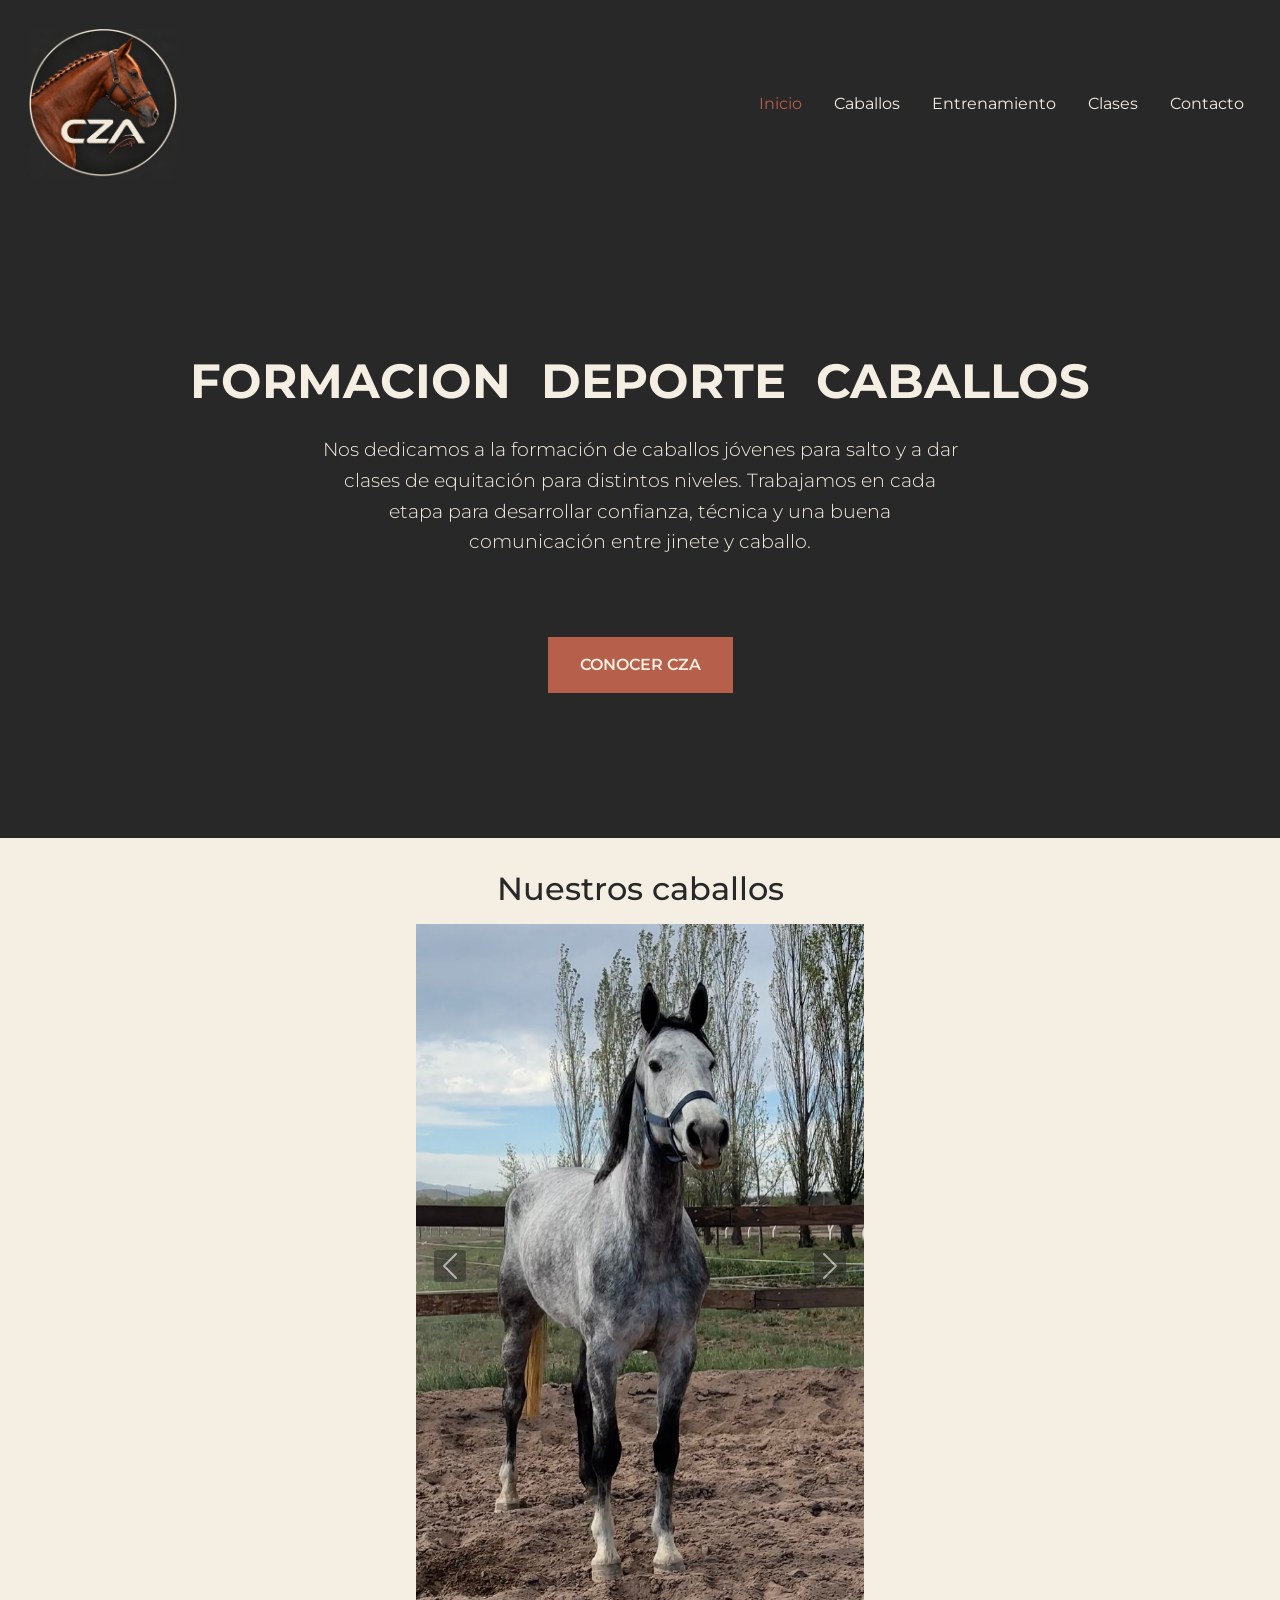
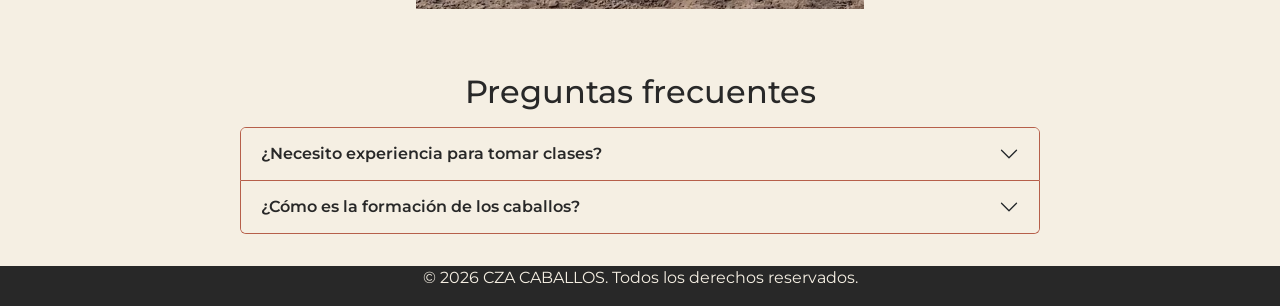
<file: index.html>
<!DOCTYPE html>
<html lang="es">
<head>
    <meta charset="UTF-8">
    <meta name="viewport" content="width=device-width, initial-scale=1.0">
    <title>CZA CABALLOS</title>

    <!-- Primero cargamos los estilos de Bootstrap -->
    <link
        href="https://cdn.jsdelivr.net/npm/bootstrap@5.3.8/dist/css/bootstrap.min.css"
        rel="stylesheet"
        integrity="sha384-sRIl4kxILFvY47J16cr9ZwB07vP4J8+LH7qKQnuqkuIAvNWLzeN8tE5YBujZqJLB"
        crossorigin="anonymous">

    <!-- Después cargamos nuestros estilos para personalizar el sitio -->
    <link rel="stylesheet" href="./Styles/Styles.css">
</head>
<body class="inicio">

    <header>
    <nav class="navbar navbar-expand-lg w-100" data-bs-theme="dark">
        <div class="container-fluid">

            <a class="navbar-brand" href="./index.html">
                <img
                    src="./IMAGENES/D2CE9038-14D4-47EE-8F7A-A4907A06E8D1.PNG"
                    alt="CZA Caballos"
                >
            </a>

            <button
                class="navbar-toggler"
                type="button"
                data-bs-toggle="collapse"
                data-bs-target="#menuCZA"
                aria-controls="menuCZA"
                aria-expanded="false"
                aria-label="Abrir o cerrar menú"
            >
                <span class="navbar-toggler-icon"></span>
            </button>

            <div class="collapse navbar-collapse" id="menuCZA">
                <ul class="navbar-nav ms-auto">
                    <li class="nav-item">
                        <a class="nav-link active" aria-current="page"
                           href="./index.html">Inicio</a>
                    </li>
                    <li class="nav-item">
                        <a class="nav-link"
                           href="./PAGES/caballos.html">Caballos</a>
                    </li>
                    <li class="nav-item">
                        <a class="nav-link"
                           href="./PAGES/entrenamiento.html">Entrenamiento</a>
                    </li>
                    <li class="nav-item">
                        <a class="nav-link"
                           href="./PAGES/clases.html">Clases</a>
                    </li>
                    <li class="nav-item">
                        <a class="nav-link"
                           href="./PAGES/contacto.html">Contacto</a>
                    </li>
                </ul>
            </div>

        </div>
    </nav>
</header>

    <main>
        <section class="hero">
        <h1> FORMACION DEPORTE CABALLOS</h1>
        <p>
            Nos dedicamos a la formación de caballos jóvenes para salto
            y a dar clases de equitación para distintos niveles.
            Trabajamos en cada etapa para desarrollar confianza,
            técnica y una buena comunicación entre jinete y caballo.
        </p>
    
        <a href="./PAGES/caballos.html" class="button">CONOCER CZA</a>
        </section>
       <!-- GALERÍA: componente Carousel de Bootstrap -->
<section class="galeria-inicio">
    <h2>Nuestros caballos</h2>

    <!-- Contenedor del carrusel -->
    <div id="carruselCaballos" class="carousel slide">

        <div class="carousel-inner">

            <!-- Primera foto: active la hace visible al ingresar -->
            <div class="carousel-item active">
                <img
                    src="./IMAGENES/dakota.jpg"
                    class="d-block w-100"
                    alt="LB Dolce Dakota">
            </div>

            <!-- Segunda foto -->
            <div class="carousel-item">
                <img
                    src="./IMAGENES/LB BALOURINA.png"
                    class="d-block w-100"
                    alt="La Blanca Balourina">
            </div>

        </div>

        <!-- Flecha para retroceder -->
        <button
            class="carousel-control-prev"
            type="button"
            data-bs-target="#carruselCaballos"
            data-bs-slide="prev">
            <span class="carousel-control-prev-icon"
                  aria-hidden="true"></span>
            <span class="visually-hidden">Anterior</span>
        </button>

        <!-- Flecha para avanzar -->
        <button
            class="carousel-control-next"
            type="button"
            data-bs-target="#carruselCaballos"
            data-bs-slide="next">
            <span class="carousel-control-next-icon"
                  aria-hidden="true"></span>
            <span class="visually-hidden">Siguiente</span>
        </button>

    </div>
</section>
   <!-- PREGUNTAS FRECUENTES: acordeón de Bootstrap -->
<section class="preguntas-inicio">
    <h2>Preguntas frecuentes</h2>

    <div class="accordion" id="preguntasCZA">

        <!-- Primera pregunta -->
        <div class="accordion-item">
            <h3 class="accordion-header">
                <button class="accordion-button collapsed"
                        type="button"
                        data-bs-toggle="collapse"
                        data-bs-target="#respuestaClases"
                        aria-expanded="false"
                        aria-controls="respuestaClases">
                    ¿Necesito experiencia para tomar clases?
                </button>
            </h3>

            <div id="respuestaClases"
                 class="accordion-collapse collapse"
                 data-bs-parent="#preguntasCZA">
                <div class="accordion-body">
                    Ofrecemos clases para principiantes y jinetes
                    con experiencia, adaptadas al nivel de cada alumno.
                </div>
            </div>
        </div>

        <!-- Segunda pregunta -->
        <div class="accordion-item">
            <h3 class="accordion-header">
                <button class="accordion-button collapsed"
                        type="button"
                        data-bs-toggle="collapse"
                        data-bs-target="#respuestaFormacion"
                        aria-expanded="false"
                        aria-controls="respuestaFormacion">
                    ¿Cómo es la formación de los caballos?
                </button>
            </h3>

            <div id="respuestaFormacion"
                 class="accordion-collapse collapse"
                 data-bs-parent="#preguntasCZA">
                <div class="accordion-body">
                    Trabajamos de manera progresiva, respetando los
                    tiempos de aprendizaje y maduración de cada caballo.
                    Consolidamos cada etapa antes de avanzar hacia
                    nuevos desafíos.
                </div>
            </div>
        </div>

    </div>
</section>
       
    </main>

    <footer>
        <!-- COPYRIGHT. + ICONOS -->
         <p>© 2026 CZA CABALLOS. Todos los derechos reservados.</p>
    </footer>
    <script src="https://cdn.jsdelivr.net/npm/bootstrap@5.3.8/dist/js/bootstrap.bundle.min.js" integrity="sha384-FKyoEForCGlyvwx9Hj09JcYn3nv7wiPVlz7YYwJrWVcXK/BmnVDxM+D2scQbITxI" crossorigin="anonymous"></script>
</body>
</html>
</file>
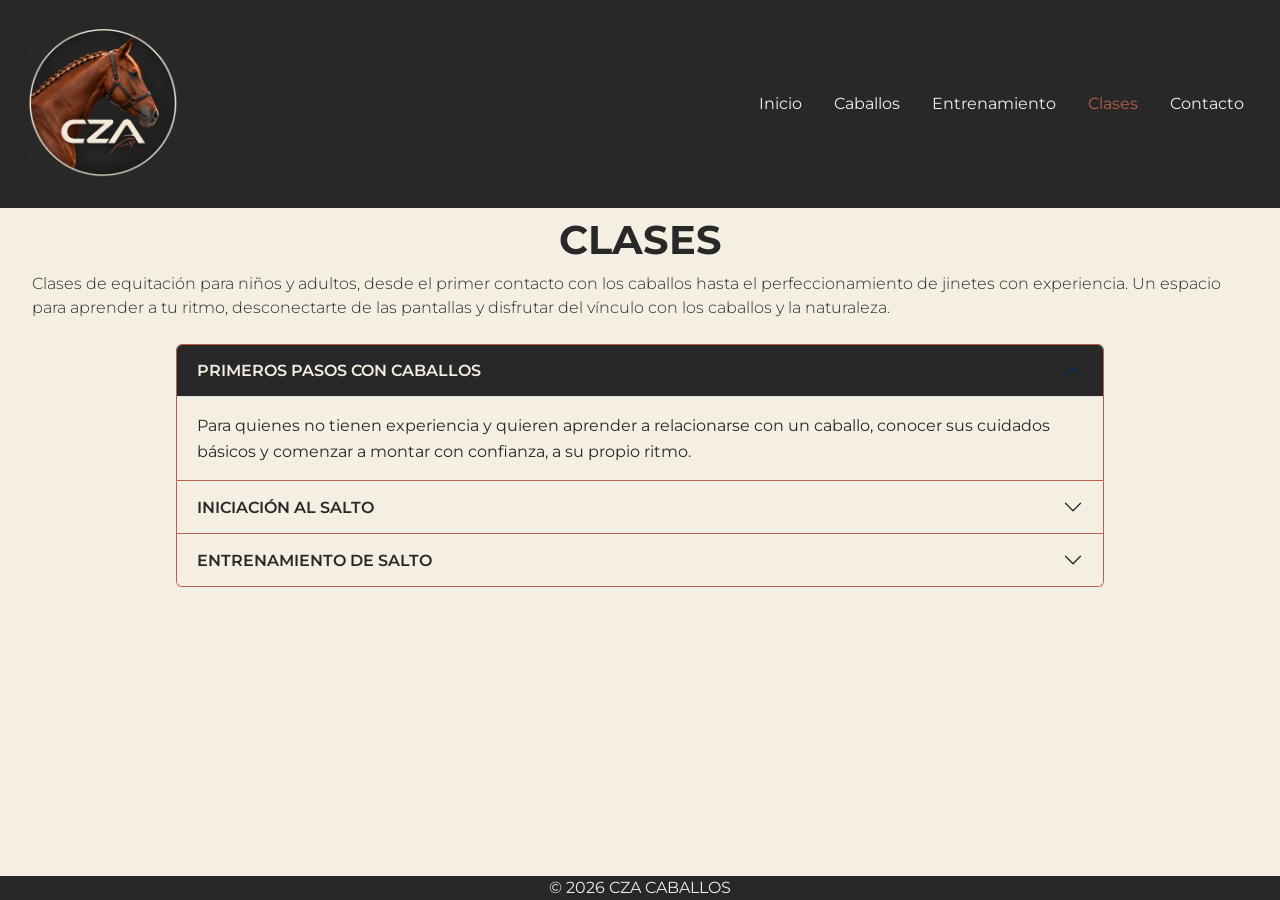
<file: PAGES/clases.html>
<!DOCTYPE html>
<html lang="es">
<head>
    <meta charset="UTF-8">
    <meta name="viewport" content="width=device-width, initial-scale=1.0">
    <title>Clases | CZA CABALLOS</title>

    <!-- Estilos de Bootstrap -->
    <link
        href="https://cdn.jsdelivr.net/npm/bootstrap@5.3.8/dist/css/bootstrap.min.css"
        rel="stylesheet">

    <!-- Estilos propios -->
    <link rel="stylesheet" href="../Styles/Styles.css">
</head>

<body>
 <header>
    <nav class="navbar navbar-expand-lg w-100" data-bs-theme="dark">
        <div class="container-fluid">

            <a class="navbar-brand" href="../index.html">
                <img
                    src="../IMAGENES/D2CE9038-14D4-47EE-8F7A-A4907A06E8D1.PNG"
                    alt="CZA Caballos">
            </a>

            <button
                class="navbar-toggler"
                type="button"
                data-bs-toggle="collapse"
                data-bs-target="#menuCZA"
                aria-controls="menuCZA"
                aria-expanded="false"
                aria-label="Abrir o cerrar menú">
                <span class="navbar-toggler-icon"></span>
            </button>

            <div class="collapse navbar-collapse" id="menuCZA">
                <ul class="navbar-nav ms-auto">
                    <li class="nav-item">
                        <a class="nav-link" href="../index.html">Inicio</a>
                    </li>
                    <li class="nav-item">
                        <a class="nav-link" href="./caballos.html">Caballos</a>
                    </li>
                    <li class="nav-item">
                        <a class="nav-link" href="./entrenamiento.html">Entrenamiento</a>
                    </li>
                    <li class="nav-item">
                        <a class="nav-link active"
                           aria-current="page"
                           href="./clases.html">Clases</a>
                    </li>
                    <li class="nav-item">
                        <a class="nav-link" href="./contacto.html">Contacto</a>
                    </li>
                </ul>
            </div>

        </div>
    </nav>
</header>

    <main class="pagina-clases">
        <section class="contenido">
            <h1>CLASES</h1>
            <p>
    Clases de equitación para niños y adultos, desde el primer
    contacto con los caballos hasta el perfeccionamiento de jinetes
    con experiencia.
    Un espacio para aprender a tu ritmo, desconectarte de las pantallas y 
    disfrutar del vínculo con los caballos y la naturaleza.
            </p>
        </section>
    <!-- CLASES: acordeón con las tres propuestas -->
<div class="accordion acordeon-clases" id="acordeonClases">

    <!-- PRIMEROS PASOS -->
    <div class="accordion-item">
        <h2 class="accordion-header">
            <button class="accordion-button"
                    type="button"
                    data-bs-toggle="collapse"
                    data-bs-target="#primerosPasos"
                    aria-expanded="true"
                    aria-controls="primerosPasos">
                PRIMEROS PASOS CON CABALLOS
            </button>
        </h2>

        <div id="primerosPasos"
             class="accordion-collapse collapse show"
             data-bs-parent="#acordeonClases">
            <div class="accordion-body">
                <p>
                    Para quienes no tienen experiencia y quieren aprender
                    a relacionarse con un caballo, conocer sus cuidados
                    básicos y comenzar a montar con confianza,
                    a su propio ritmo.
                </p>
            </div>
        </div>
    </div>

    <!-- INICIACIÓN AL SALTO -->
    <div class="accordion-item">
        <h2 class="accordion-header">
            <button class="accordion-button collapsed"
                    type="button"
                    data-bs-toggle="collapse"
                    data-bs-target="#iniciacionSalto"
                    aria-expanded="false"
                    aria-controls="iniciacionSalto">
                INICIACIÓN AL SALTO
            </button>
        </h2>

        <div id="iniciacionSalto"
             class="accordion-collapse collapse"
             data-bs-parent="#acordeonClases">
            <div class="accordion-body">
                <p>
                    Para quienes ya montan y buscan mejorar su posición,
                    sus ayudas y la comunicación con el caballo,
                    incorporando ejercicios de iniciación al salto.
                </p>
            </div>
        </div>
    </div>

    <!-- ENTRENAMIENTO DE SALTO -->
    <div class="accordion-item">
        <h2 class="accordion-header">
            <button class="accordion-button collapsed"
                    type="button"
                    data-bs-toggle="collapse"
                    data-bs-target="#entrenamientoSalto"
                    aria-expanded="false"
                    aria-controls="entrenamientoSalto">
                ENTRENAMIENTO DE SALTO
            </button>
        </h2>

        <div id="entrenamientoSalto"
             class="accordion-collapse collapse"
             data-bs-parent="#acordeonClases">
            <div class="accordion-body">
                <p>
                    Para jinetes y amazonas con experiencia que buscan
                    mejorar su técnica y el desempeño junto a su caballo.
                    Trabajamos el ritmo, las distancias y la conducción
                    en recorridos, con objetivos adaptados al nivel
                    de cada binomio.
                </p>
                <p>
                    Modalidad de entrenamiento regular o clínica intensiva.
                </p>
            </div>
        </div>
    </div>

</div>
   

</main>

<footer>
    <p>&copy; 2026 CZA CABALLOS</p>
</footer>  
<script src="https://cdn.jsdelivr.net/npm/bootstrap@5.3.8/dist/js/bootstrap.bundle.min.js" integrity="sha384-FKyoEForCGlyvwx9Hj09JcYn3nv7wiPVlz7YYwJrWVcXK/BmnVDxM+D2scQbITxI" crossorigin="anonymous"></script>     
</body>
</html>
</file>
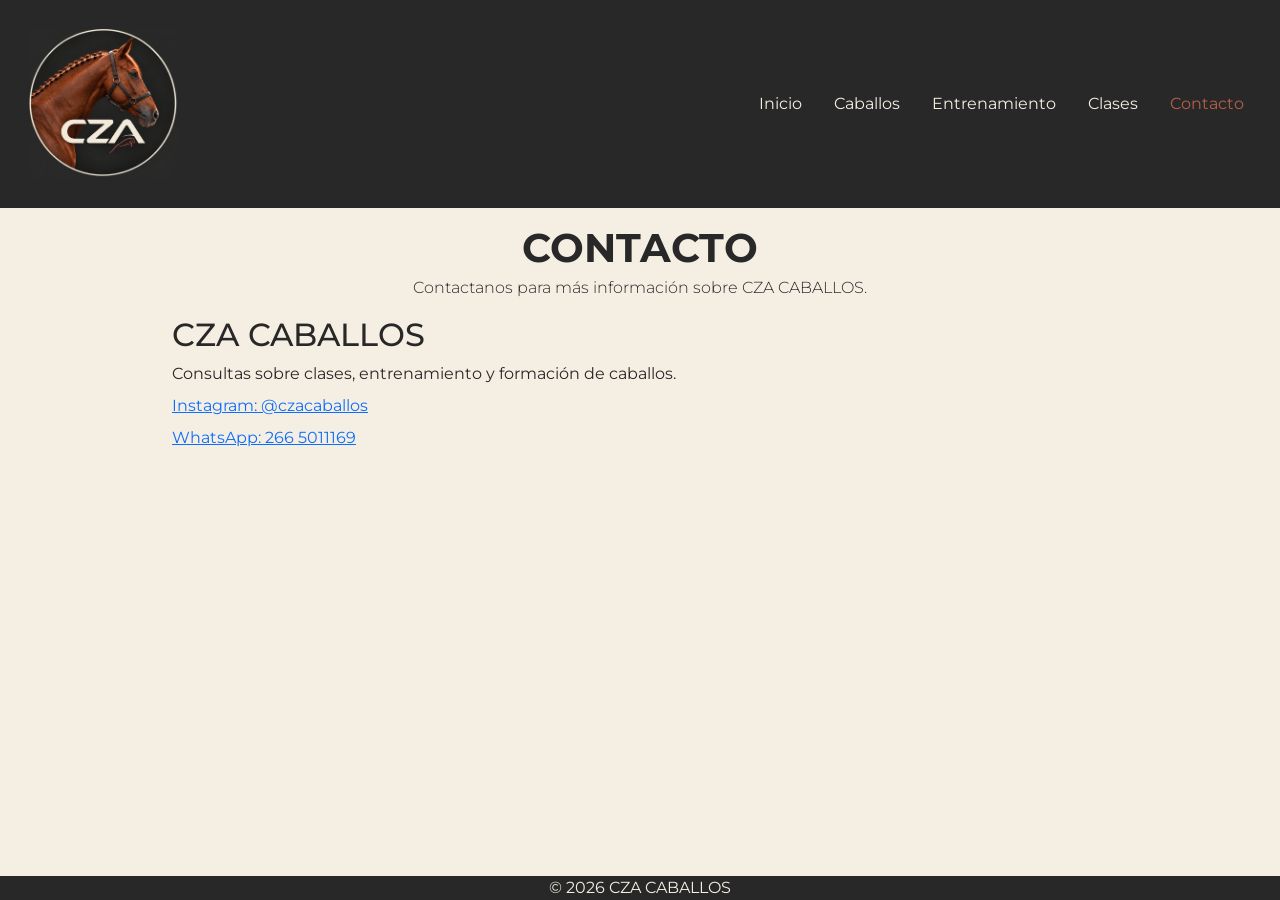
<file: PAGES/contacto.html>
<!DOCTYPE html>
<html lang="es">
<head>
    <meta charset="UTF-8">
    <meta name="viewport" content="width=device-width, initial-scale=1.0">
    <title>Contacto | CZA CABALLOS</title>

    <link
        href="https://cdn.jsdelivr.net/npm/bootstrap@5.3.8/dist/css/bootstrap.min.css"
        rel="stylesheet">
    <link rel="stylesheet" href="../Styles/Styles.css">
</head>

<body>
    <header>
        <nav class="navbar navbar-expand-lg w-100" data-bs-theme="dark">
            <div class="container-fluid">
                <a class="navbar-brand" href="../index.html">
                    <img
                        src="../IMAGENES/D2CE9038-14D4-47EE-8F7A-A4907A06E8D1.PNG"
                        alt="CZA Caballos">
                </a>

                <button
                    class="navbar-toggler"
                    type="button"
                    data-bs-toggle="collapse"
                    data-bs-target="#menuCZA"
                    aria-controls="menuCZA"
                    aria-expanded="false"
                    aria-label="Abrir o cerrar menú">
                    <span class="navbar-toggler-icon"></span>
                </button>

                <div class="collapse navbar-collapse" id="menuCZA">
                    <ul class="navbar-nav ms-auto">
                        <li class="nav-item">
                            <a class="nav-link" href="../index.html">Inicio</a>
                        </li>
                        <li class="nav-item">
                            <a class="nav-link" href="./caballos.html">Caballos</a>
                        </li>
                        <li class="nav-item">
                            <a class="nav-link" href="./entrenamiento.html">Entrenamiento</a>
                        </li>
                        <li class="nav-item">
                            <a class="nav-link" href="./clases.html">Clases</a>
                        </li>
                        <li class="nav-item">
                            <a
                                class="nav-link active"
                                aria-current="page"
                                href="./contacto.html">Contacto</a>
                        </li>
                    </ul>
                </div>
            </div>
        </nav>
    </header>

    <main class="pagina-contacto">
        <section class="contenido">
            <h1>CONTACTO</h1>
            <p>Contactanos para más información sobre CZA CABALLOS.</p>
        </section>

        <article class="detalle">
            <h2>CZA CABALLOS</h2>
            <p>Consultas sobre clases, entrenamiento y formación de caballos.</p>

            <a
                href="https://www.instagram.com/czacaballos/"
                target="_blank"
                rel="noopener noreferrer">
                Instagram: @czacaballos
            </a>

            <a
                href="https://wa.me/5492665011169"
                target="_blank"
                rel="noopener noreferrer">
                WhatsApp: 266 5011169
            </a>
        </article>
    </main>

    <footer>
        <p>&copy; 2026 CZA CABALLOS</p>
    </footer>

    <script src="https://cdn.jsdelivr.net/npm/bootstrap@5.3.8/dist/js/bootstrap.bundle.min.js"></script>
</body>
</html>
</file>
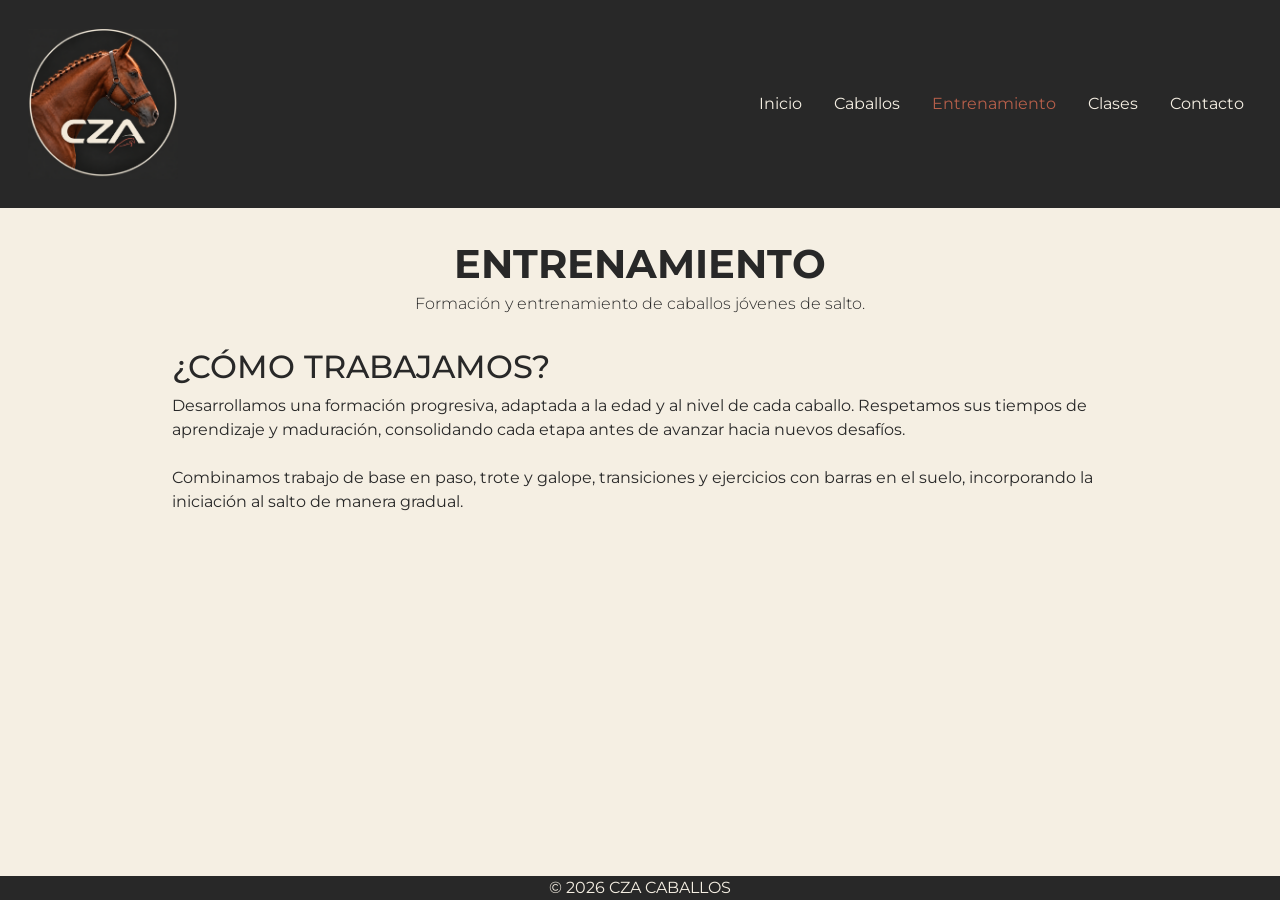
<file: PAGES/entrenamiento.html>
<!DOCTYPE html>
<html lang="es">
<head>
    <meta charset="UTF-8">
    <meta name="viewport" content="width=device-width, initial-scale=1.0">
    <title>Entrenamiento | CZA CABALLOS</title>

    <link
        href="https://cdn.jsdelivr.net/npm/bootstrap@5.3.8/dist/css/bootstrap.min.css"
        rel="stylesheet">
    <link rel="stylesheet" href="../Styles/Styles.css">
</head>

<body>
    <header>
        <nav class="navbar navbar-expand-lg w-100" data-bs-theme="dark">
            <div class="container-fluid">
                <a class="navbar-brand" href="../index.html">
                    <img
                        src="../IMAGENES/D2CE9038-14D4-47EE-8F7A-A4907A06E8D1.PNG"
                        alt="CZA Caballos">
                </a>

                <button
                    class="navbar-toggler"
                    type="button"
                    data-bs-toggle="collapse"
                    data-bs-target="#menuCZA"
                    aria-controls="menuCZA"
                    aria-expanded="false"
                    aria-label="Abrir o cerrar menú">
                    <span class="navbar-toggler-icon"></span>
                </button>

                <div class="collapse navbar-collapse" id="menuCZA">
                    <ul class="navbar-nav ms-auto">
                        <li class="nav-item">
                            <a class="nav-link" href="../index.html">Inicio</a>
                        </li>
                        <li class="nav-item">
                            <a class="nav-link" href="./caballos.html">Caballos</a>
                        </li>
                        <li class="nav-item">
                            <a
                                class="nav-link active"
                                aria-current="page"
                                href="./entrenamiento.html">Entrenamiento</a>
                        </li>
                        <li class="nav-item">
                            <a class="nav-link" href="./clases.html">Clases</a>
                        </li>
                        <li class="nav-item">
                            <a class="nav-link" href="./contacto.html">Contacto</a>
                        </li>
                    </ul>
                </div>
            </div>
        </nav>
    </header>

    <main class="pagina-entrenamiento">
        <section class="contenido">
            <h1>ENTRENAMIENTO</h1>
            <p>Formación y entrenamiento de caballos jóvenes de salto.</p>
        </section>

        <article class="detalle">
            <h2>¿CÓMO TRABAJAMOS?</h2>
            <!-- Formación progresiva y respeto por cada caballo -->
<p>
    Desarrollamos una formación progresiva, adaptada a la edad
    y al nivel de cada caballo. Respetamos sus tiempos de
    aprendizaje y maduración, consolidando cada etapa antes
    de avanzar hacia nuevos desafíos.
</p>

<!-- Trabajo en pista -->
<p>
    Combinamos trabajo de base en paso, trote y galope,
    transiciones y ejercicios con barras en el suelo,
    incorporando la iniciación al salto de manera gradual.
</p>
        </article>
    </main>

    <footer>
        <p>&copy; 2026 CZA CABALLOS</p>
    </footer>

    <script src="https://cdn.jsdelivr.net/npm/bootstrap@5.3.8/dist/js/bootstrap.bundle.min.js"></script>
</body>
</html>
</file>
<file: Styles/Styles.css>
/* ==========================================
   1. ESTILOS GENERALES
   Se aplican a todas las páginas
   ========================================== */

/* Importamos la tipografía Montserrat.
   El @import debe estar antes de las reglas CSS. */
@import url('https://fonts.googleapis.com/css2?family=Montserrat:ital,wght@0,100..900;1,100..900&display=swap');

/* Usamos rem para tamaños y espacios.
   1rem equivale a 16px cuando el tamaño raíz es 16px.
   No modificamos ese tamaño raíz. */

/* Reinicio general:
   quitamos márgenes y rellenos iniciales.
   border-box incluye padding y borde en el tamaño indicado. */
* {
    margin: 0;
    padding: 0;
    box-sizing: border-box;
}

/* Tipografía de todo el sitio */
body {
    font-family: "Montserrat", sans-serif;
}


/* ==========================================
   2. ENCABEZADO Y NAVEGACIÓN
   Compartidos por todas las páginas
   ========================================== */

/* Encabezado: fondo oscuro y elementos en columna */
header {
    background-color: #282828;
    display: flex;
    flex-direction: column;
    align-items: center;

    /* Espacio interior del encabezado */
    padding: 1rem;

    /* Separación entre sus elementos */
    gap: 1.5rem;
}

/* Tamaño del logo */
header img {
    width: 9.37rem;
}

/* Lista de enlaces del menú */
nav ul {
    display: flex;
    flex-wrap: wrap;
    justify-content: center;
    gap: 1rem;
    list-style: none;
}

/* Apariencia general de los enlaces del menú */
nav a {
    color: #F5EFE3;
    text-decoration-line: none;
}

/* Color de los enlaces dentro del menú de Bootstrap */
header .navbar-nav .nav-link {
    color: #F5EFE3;
}

/* Color del enlace correspondiente a la página actual */
header .navbar-nav .nav-link.active {
    color: #B65F4A;
}


/* ==========================================
   3. PÁGINA INICIO
   Grilla principal, presentación y botón
   ========================================== */

/* Tres filas: encabezado, contenido y pie.
   La fila central ocupa el espacio disponible. */
.inicio {
    display: grid;
    min-height: 100vh;
    grid-template-columns: 1fr;
    grid-template-rows: auto 1fr auto;
    grid-template-areas:
        "encabezado"
        "principal"
        "pie";
}

/* Ubicamos cada elemento dentro de la grilla */
.inicio > header {
    grid-area: encabezado;
}

.inicio > main {
    grid-area: principal;
}

.inicio > footer {
    grid-area: pie;
}

/* HERO: bloque principal de presentación */
.hero {
    background-color: #282828;
    color: #F5EFE3;

    /* Altura mínima: 70% de la altura de la ventana */
    min-height: 70vh;

    /* Centramos el contenido en ambos ejes */
    display: flex;
    flex-direction: column;
    justify-content: center;
    align-items: center;

    gap: 1rem;
    padding: 2rem;
}

/* Título principal de Inicio */
.hero h1 {
    font-size: 2rem;
    font-weight: 700;
    word-spacing: 1rem;
    text-align: center;
}

/* Texto de presentación */
.hero p {
    font-size: 1.2rem;
    font-weight: 300;
    text-align: center;

    /* Interlineado proporcional al tamaño del texto */
    line-height: 1.6;

    /* Limitamos el ancho para facilitar la lectura */
    max-width: 40rem;
}

/* Botón CONOCER CZA */
.button {
    background-color: #B65F4A;
    color: #F5EFE3;
    text-decoration: none;
    font-weight: 600;

    /* Separación exterior por encima del botón */
    margin-top: 3rem;

    /* Espacio interior: arriba y abajo | costados */
    padding: 1rem 2rem;
}
/* GALERÍA DE INICIO: título y carrusel */
.galeria-inicio {
    background-color: #F5EFE3;
    color: #282828;
    padding: 2rem 1rem;
}

/* Título centrado y separado de las fotos */
.galeria-inicio h2 {
    text-align: center;
    margin: 0 0 1rem;
}

/* CARRUSEL: ancho reducido y centrado */
#carruselCaballos {
    max-width: 28rem;
    margin: 0 auto;
    background-color: #282828;
}

/* Marco de igual altura para ambas fotos.
   contain permite verlas completas sin deformarlas. */
/* FOTOS DEL CARRUSEL
   Se muestran completas y conservan su proporción.
   La altura puede variar entre una foto y otra. */
#carruselCaballos .carousel-item img {
    width: 100%;
    height: auto;
}

/* Fondo para distinguir las flechas sobre las fotos */
#carruselCaballos .carousel-control-prev-icon,
#carruselCaballos .carousel-control-next-icon {
    background-color: #282828;
    border-radius: 0.25rem;
}
/* ==========================================
   INICIO: PREGUNTAS FRECUENTES
   Personalización del acordeón de Bootstrap
   ========================================== */

/* Fondo y espacio interior de la sección */
.preguntas-inicio {
    background-color: #F5EFE3;
    color: #282828;
    padding: 2rem 1rem;
}

/* Título de la sección */
.preguntas-inicio h2 {
    text-align: center;
    margin: 0 0 1rem;
}

/* Limitamos el ancho y centramos el acordeón */
.preguntas-inicio .accordion {
    max-width: 50rem;
    margin: 0 auto;
}

/* Fondo y borde de cada pregunta */
.preguntas-inicio .accordion-item {
    background-color: #F5EFE3;
    border-color: #B65F4A;
}

/* Apariencia de los botones que abren las respuestas */
.preguntas-inicio .accordion-button {
    background-color: #F5EFE3;
    color: #282828;
    font-family: inherit;
    font-size: 1rem;
    font-weight: 600;
}

/* Color de la pregunta cuando está abierta */
.preguntas-inicio .accordion-button:not(.collapsed) {
    background-color: #282828;
    color: #F5EFE3;
}

/* Texto de las respuestas */
.preguntas-inicio .accordion-body {
    color: #282828;
    font-size: 1rem;
    line-height: 1.6;
}

/* ========== FIN PREGUNTAS FRECUENTES ========== */
/* ========== FIN PÁGINA INICIO ========== */


/* ==========================================
   4. BASE DE LAS PÁGINAS INTERNAS
   Reglas compartidas por Caballos,
   Entrenamiento, Clases y Contacto
   ========================================== */

/* PRESENTACIÓN: título y descripción de cada página */
.contenido {
    background-color: #F5EFE3;
    color: #282828;
    display: flex;
    flex-direction: column;
    align-items: center;
    gap: 1rem;
    padding: 2rem;
}

/* Títulos principales de las páginas internas */
.contenido h1 {
    font-size: 2.5rem;
    font-weight: 700;
}

/* Descripción debajo del título principal */
.contenido p {
    font-size: 1rem;
    font-weight: 300;
}

/* DETALLE: bloques de información.
   Cada página puede ajustar estos espacios más abajo. */
.detalle {
    background-color: #F5EFE3;
    color: #282828;
    display: flex;
    flex-direction: column;
    gap: 1rem;
    padding: 2rem;
}


/* ==========================================
   5. PÁGINA CABALLOS
   Fichas con foto, descripción y pedigrí
   ========================================== */

/* En pantallas pequeñas:
   foto arriba y descripción debajo */
.caballos {
    display: grid;
    grid-template-columns: 1fr;
    grid-template-areas:
        "foto"
        "descripcion";

    /* Separación entre foto y descripción */
    gap: 1rem;
    align-items: start;

    /* Ancho máximo de la ficha */
    max-width: 62.5rem;

    /* Espacio interior */
    padding: 1rem;

    /* Separación vertical y centrado horizontal */
    margin: 1rem auto;

    border: 0.1rem solid #B65F4A;
}

/* Foto principal: solo la imagen hija directa de la ficha */
.caballos > img {
    grid-area: foto;
    width: 100%;
    height: auto;
    display: block;
}

/* Bloque que contiene nombre, descripción y pedigrí */
.caballos div {
    grid-area: descripcion;
    display: flex;
    flex-direction: column;

    /* Separación entre los elementos de la descripción */
    gap: 0.5rem;

    /* Permite que el bloque se reduzca dentro de la grilla */
    min-width: 0;
}

/* Quitamos el margen inferior del nombre del caballo */
.caballos h2 {
    margin-bottom: 0;
}
/* PEDIGRÍ: se adapta al ancho de la descripción
   en celulares, tablets y computadoras.
   height: auto conserva la proporción de la imagen. */
.pedigree {
    width: 100%;
    max-width: 100%;
    height: auto;
    display: block;
}

/* ========== FIN PÁGINA CABALLOS ========== */


/* ==========================================
   6. PÁGINA CLASES
   Solo afecta al main con clase pagina-clases
   ========================================== */

/* PRESENTACIÓN: título CLASES y descripción */
.pagina-clases .contenido {
    /* Espacio interior: arriba y abajo | costados */
    padding: 0.5rem 2rem;

    /* Separación entre título y descripción */
    gap: 0.5rem;
}

/* Bloques de cada modalidad de clase */
.pagina-clases .detalle {
    padding: 1rem 2rem;

    /* Separación entre subtítulo y texto */
    gap: 0.5rem;
}

/* Quitamos márgenes de títulos y párrafos.
   Los espacios se controlan con gap y padding. */
.pagina-clases h1,
.pagina-clases h2,
.pagina-clases p {
    margin: 0;
}
/* ACORDEÓN DE CLASES
   Presenta las tres propuestas en bloques desplegables. */

/* Ancho, centrado y separación exterior */
.pagina-clases .acordeon-clases {
    max-width: 60rem;
    margin: 1rem auto 2rem;
    padding: 0 1rem;
}

/* Colores propios aplicados al componente Bootstrap */
.acordeon-clases .accordion-item {
    background-color: #F5EFE3;
    border-color: #B65F4A;
}

/* Botones con los nombres de las propuestas */
.acordeon-clases .accordion-button {
    background-color: #F5EFE3;
    color: #282828;
    font-family: inherit;
    font-size: 1rem;
    font-weight: 600;
}

/* Pregunta abierta o señalada con el mouse */
.acordeon-clases .accordion-button:not(.collapsed),
.acordeon-clases .accordion-button:hover {
    background-color: #282828;
    color: #F5EFE3;
}

/* Legibilidad del contenido desplegado */
.acordeon-clases .accordion-body {
    color: #282828;
    line-height: 1.6;
}

/* Separación entre los dos párrafos de Entrenamiento */
.acordeon-clases .accordion-body p + p {
    margin-top: 0.5rem;
}

/* ========== FIN PÁGINA CLASES ========== */


/* ==========================================
   7. PÁGINA ENTRENAMIENTO
   Solo afecta al main con clase
   pagina-entrenamiento
   ========================================== */

/* PRESENTACIÓN: título ENTRENAMIENTO y descripción */
.pagina-entrenamiento .contenido {
    /* Espacio interior debajo de la presentación.
       El resto del padding viene de .contenido. */
    padding-bottom: 1.5rem;

    /* Separación entre título y descripción */
    gap: 0.25rem;
}

/* Quitamos el margen inferior del título principal */
.pagina-entrenamiento .contenido h1 {
    margin-bottom: 0;
}

/* Quitamos el margen inferior de la descripción */
.pagina-entrenamiento .contenido p {
    margin-bottom: 0;
}

/* Bloque ¿CÓMO TRABAJAMOS? */
.pagina-entrenamiento .detalle {
    /* Espacio interior antes de la pregunta */
    padding-top: 0.5rem;

    /* Separación entre la pregunta y su texto */
    gap: 0.5rem;
}

/* Quitamos el margen inferior de la pregunta */
.pagina-entrenamiento .detalle h2 {
    margin-bottom: 0;
}

/* ========== FIN PÁGINA ENTRENAMIENTO ========== */


/* ==========================================
   8. PÁGINA CONTACTO
   Solo afecta al main con clase pagina-contacto
   ========================================== */

/* PRESENTACIÓN: título CONTACTO y descripción */
.pagina-contacto .contenido {
    /* Espacio interior: arriba | costados | abajo */
    padding: 1rem 2rem 0.5rem;

    /* Separación entre título y descripción */
    gap: 0.25rem;
}

/* DATOS DE CONTACTO: subtítulo, texto y enlaces */
.pagina-contacto .detalle {
    /* Espacio interior: arriba | costados | abajo */
    padding: 0.5rem 2rem 1rem;

    /* Separación entre los elementos del bloque */
    gap: 0.5rem;
}

/* Quitamos márgenes de títulos y párrafos.
   Los espacios se controlan con gap y padding. */
.pagina-contacto h1,
.pagina-contacto h2,
.pagina-contacto p {
    margin: 0;
}

/* ========== FIN PÁGINA CONTACTO ========== */


/* ==========================================
   9. PIE DE PÁGINA
   Compartido por todas las páginas
   ========================================== */

footer {
    background-color: #282828;
    color: #F5EFE3;
    text-align: center;
}
/* ==========================================
   10. ADAPTACIÓN A TABLETS Y COMPUTADORAS

   La base del sitio corresponde a celulares.
   Desde cada breakpoint ajustamos el diseño.
   Usamos px en las condiciones y rem en tamaños
   y espacios.
   ========================================== */

/* TABLETS: desde 768px */
@media (min-width: 768px) {

    /* CABALLOS: foto y descripción pasan
       a dos columnas del mismo ancho. */
    .caballos {
        grid-template-columns: 1fr 1fr;
        grid-template-areas: "foto descripcion";
    }

    /* INICIO: tamaño intermedio del título */
    .hero h1 {
        font-size: 2.5rem;
    }
}

/* COMPUTADORAS: desde 1024px,
   como solicita la devolución del entregable. */
@media (min-width: 1024px) {

    /* ENCABEZADO: distribución horizontal */
    header {
        flex-direction: row;
        justify-content: space-between;
    }

    /* CABALLOS: damos más espacio a la descripción
       y al pedigrí que a la foto. */
    .caballos {
        grid-template-columns: 1fr 2fr;
        grid-template-areas: "foto descripcion";
    }

    /* INICIO: título más grande en escritorio */
    .hero h1 {
        font-size: 3rem;
    }
}

/* ========== FIN ADAPTACIÓN DE PANTALLAS ========== */


/* ========== FIN DE ESTILOS ========== */
/* ==========================================
   11. DISTRIBUCIÓN DE PÁGINAS INTERNAS
   Caballos, Entrenamiento, Clases y Contacto
   ========================================== */

/* Todas las páginas excepto Inicio:
   encabezado arriba, contenido flexible y pie abajo */
body:not(.inicio) {
    display: grid;
    min-height: 100vh;
    grid-template-rows: auto 1fr auto;
    background-color: #F5EFE3;
}

/* El contenido principal ocupa la fila central */
body:not(.inicio) > main {
    min-width: 0;
}

/* Limitamos el ancho de los bloques de texto.
   En ventanas pequeñas se adaptan al espacio disponible. */
body:not(.inicio) .detalle {
    width: 100%;
    max-width: 62.5rem;
    margin-left: auto;
    margin-right: auto;
}

/* Quitamos el margen del párrafo del pie */
body:not(.inicio) > footer p {
    margin: 0;
}

/* ========== FIN DISTRIBUCIÓN INTERNA ========== */
/* ==========================================
   INTERACCIONES — TODAS LAS PÁGINAS
   Enlaces y botones: mouse, teclado y clic
   ========================================== */

/* TRANSICIONES: suavizan los cambios de color */
a,
button {
    transition: color 0.2s ease,
                background-color 0.2s ease,
                box-shadow 0.2s ease;
}

/* HOVER: al pasar el mouse sobre el menú */
header .navbar-nav .nav-link:hover {
    color: #B65F4A;
}

/* HOVER: botón CONOCER CZA */
.button:hover {
    background-color: #914735;
    color: #F5EFE3;
}

/* HOVER: enlaces de contacto */
.pagina-contacto .detalle a:hover {
    color: #914735;
}

/* HOVER: preguntas del acordeón */
.preguntas-inicio .accordion-button:hover {
    background-color: #282828;
    color: #F5EFE3;
}

/* HOVER: controles del carrusel y menú hamburguesa */
.carousel-control-prev:hover,
.carousel-control-next:hover,
.navbar-toggler:hover {
    background-color: rgba(182, 95, 74, 0.2);
}

/* FOCUS: indica qué enlace o botón está seleccionado.
   Se puede comprobar navegando con la tecla Tab. */
a:focus,
button:focus {
    outline: 0.15rem solid #B65F4A;
    outline-offset: 0.2rem;
}

/* ACTIVE: respuesta visual mientras mantenemos
   presionado un enlace o botón */
a:active,
button:active {
    box-shadow: inset 0 0 0 0.15rem #B65F4A;
}

/* ========== FIN INTERACCIONES ========== */
</file>
